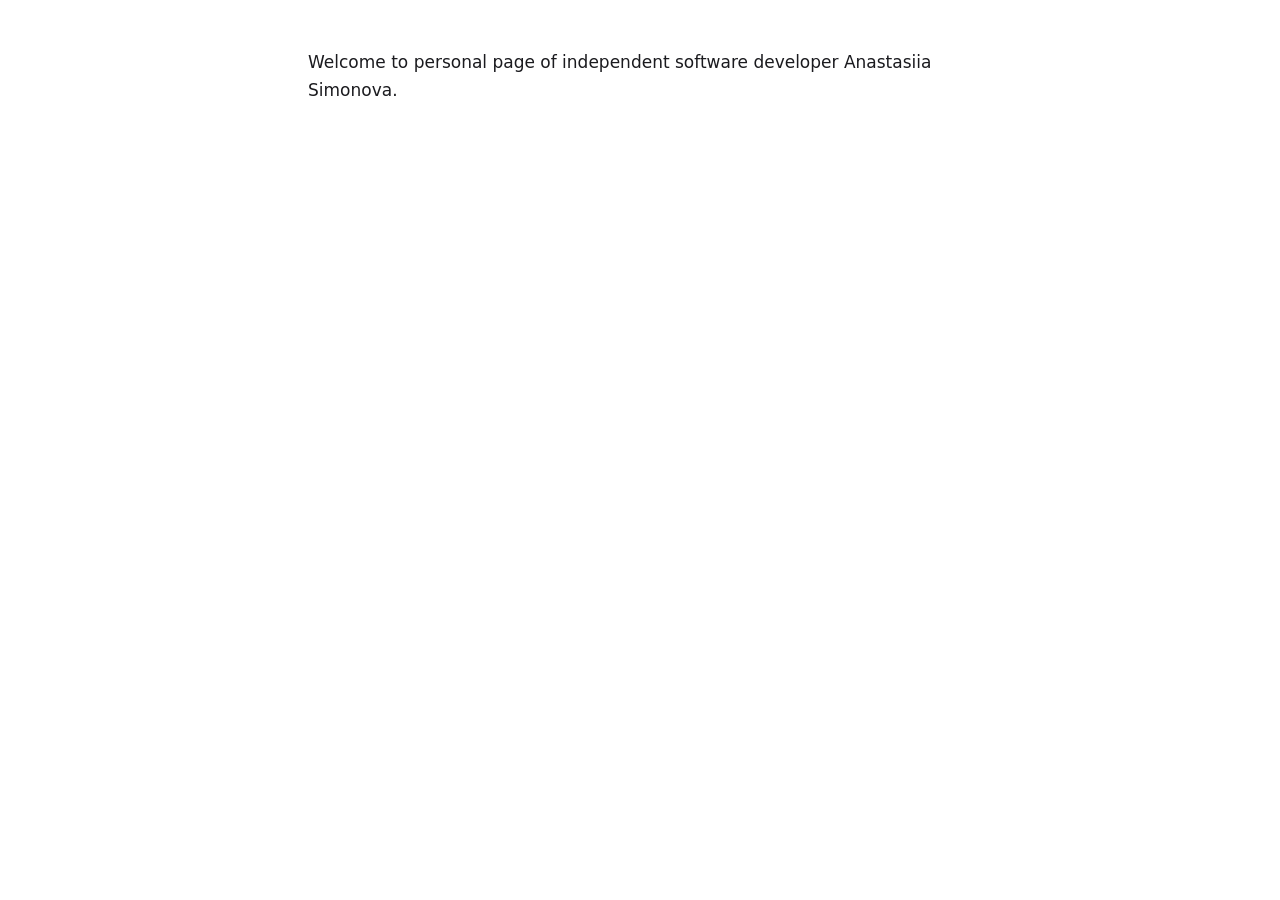
<file: index.html>
<!DOCTYPE html>
<html lang="en">
<head>
    <meta charset="UTF-8">
    <meta name="viewport" content="width=device-width, initial-scale=1">
    <title>anastasiasimonova.github.io</title>
    <meta name="description" content="Personal page of independent software developer Anastasiia Simonova">
    <style>
        :root {
            color-scheme: light dark;
            --bg: #ffffff;
            --fg: #1b1b1f;
            --muted: #5c5f6b;
            --accent: #6750a4;
            --rule: #e2e2e8;
        }
        @media (prefers-color-scheme: dark) {
            :root {
                --bg: #131316;
                --fg: #e5e5ea;
                --muted: #a1a3ae;
                --accent: #cfbcff;
                --rule: #2d2d33;
            }
        }
        * { box-sizing: border-box; }
        html { -webkit-text-size-adjust: 100%; }
        body {
            margin: 0;
            background: var(--bg);
            color: var(--fg);
            font-family: system-ui, -apple-system, "Segoe UI", Roboto, "Helvetica Neue", Arial, sans-serif;
            font-size: 1.0625rem;
            line-height: 1.65;
        }
        main {
            max-width: 44rem;
            margin: 0 auto;
            padding: 3rem 1.25rem 5rem;
        }
        h1 {
            font-size: clamp(1.7rem, 5vw, 2.15rem);
            line-height: 1.2;
            letter-spacing: -0.02em;
            margin: 0 0 0.5rem;
        }
        .updated {
            color: var(--muted);
            font-size: 0.95rem;
            margin: 0 0 2rem;
            padding-bottom: 2rem;
            border-bottom: 1px solid var(--rule);
        }
        h2 {
            font-size: 1.2rem;
            line-height: 1.3;
            letter-spacing: -0.01em;
            margin: 2.75rem 0 0.75rem;
            scroll-margin-top: 1.5rem;
        }
        p { margin: 0 0 1rem; }
        ul { margin: 0 0 1rem; padding-left: 1.3rem; }
        li { margin: 0.45rem 0; }
        strong { font-weight: 600; }
        a {
            color: var(--accent);
            text-underline-offset: 0.15em;
            overflow-wrap: anywhere;
        }
        address {
            font-style: normal;
            margin: 0 0 1rem;
        }
        @media print {
            :root { --bg: #fff; --fg: #000; --muted: #444; --accent: #000; --rule: #bbb; }
            main { max-width: none; padding: 0; }
            h2 { margin-top: 1.6rem; page-break-after: avoid; }
            a { text-decoration: none; }
        }
    </style>
</head>
<body>
<main>
    <p>Welcome to personal page of independent software developer Anastasiia Simonova.</p>
</main>
</body>
</html>
</file>
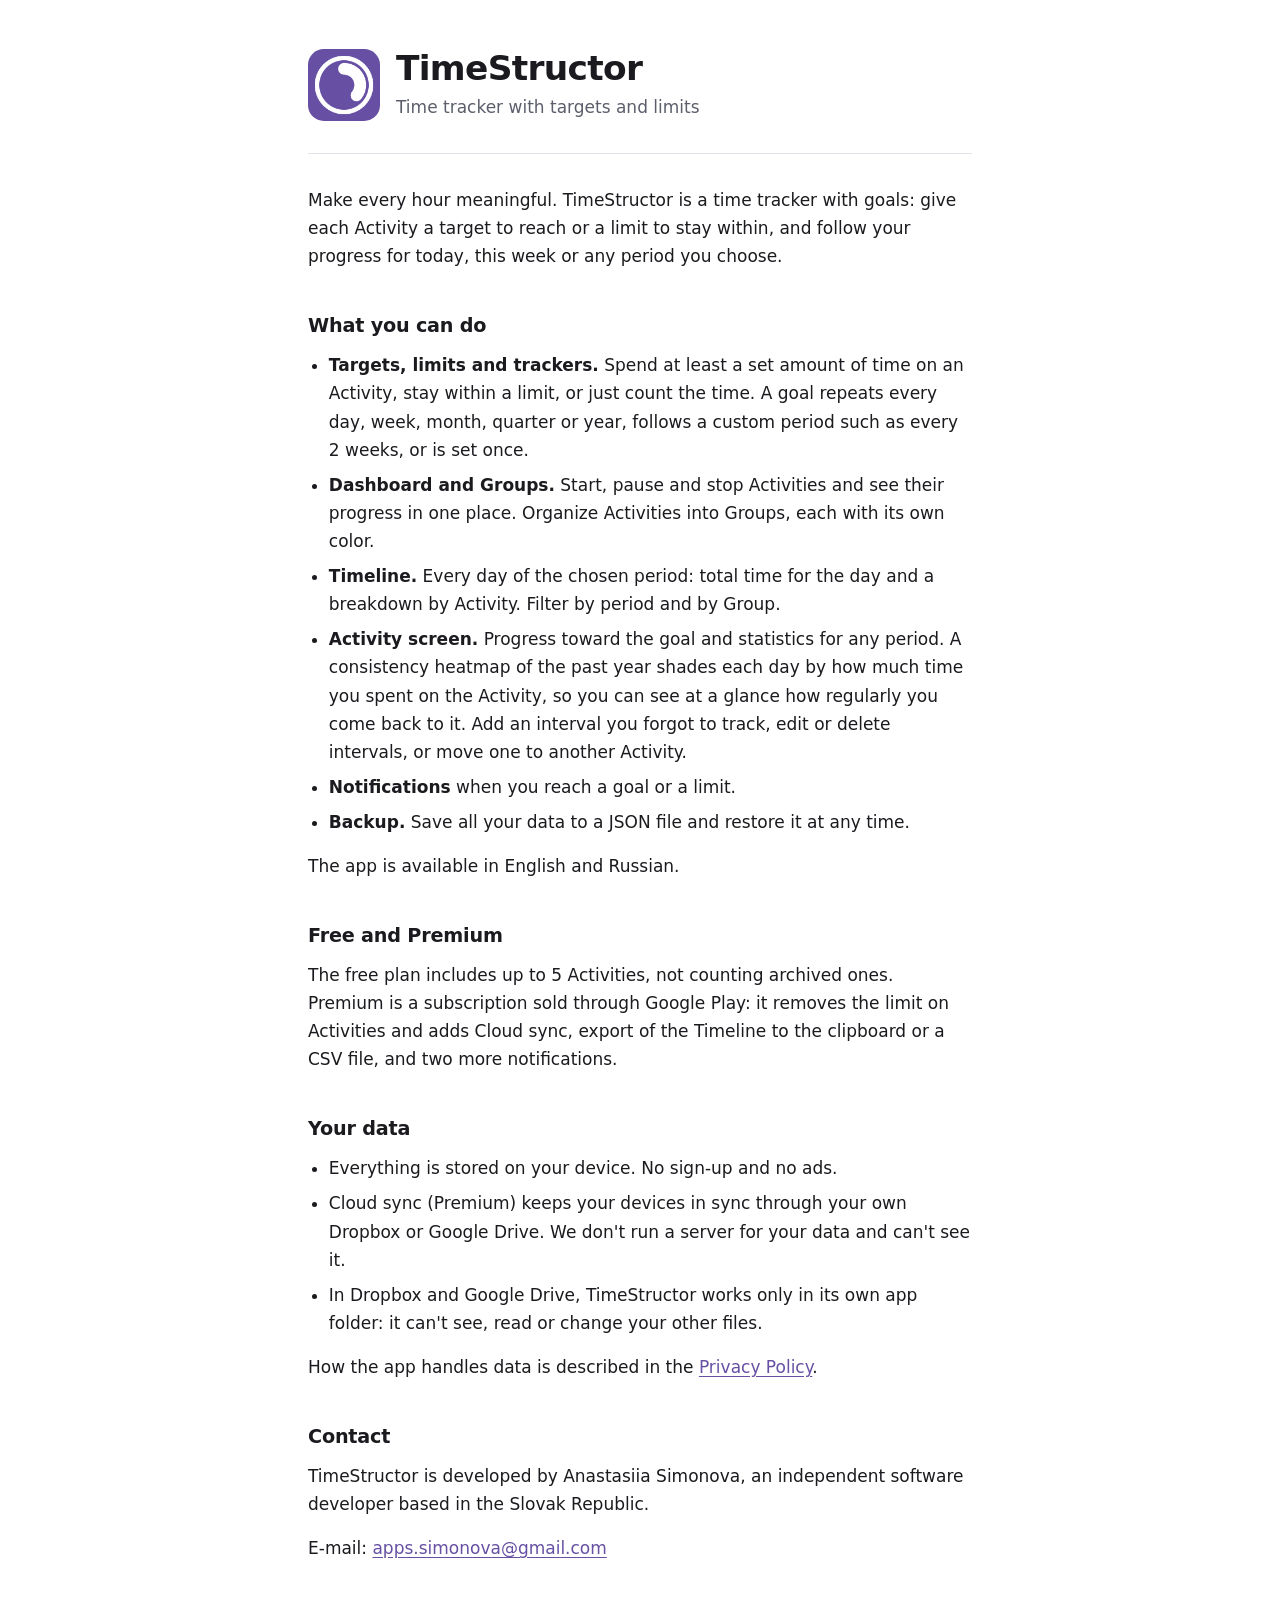
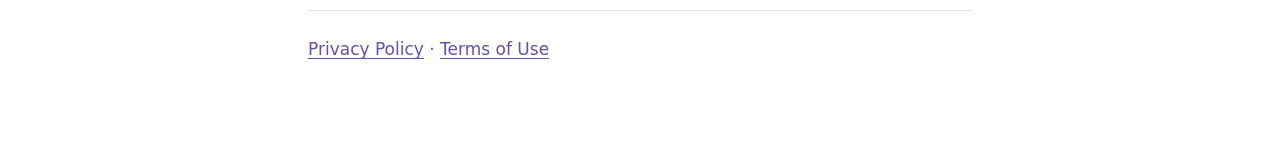
<file: TimeStructor/index.html>
<!doctype html>
<html lang="en">
<head>
    <meta charset="utf-8">
    <meta name="viewport" content="width=device-width, initial-scale=1">
    <title>TimeStructor — time tracker with targets and limits</title>
    <meta name="description" content="TimeStructor is a time tracker with goals: give each Activity a target to reach or a limit to stay within, and follow your progress for today, this week or any period you choose.">
    <link rel="icon" href="icon.png">
    <link rel="stylesheet" href="style.css">
</head>
<body>
<main>

    <header class="app">
        <img src="icon.png" alt="" width="72" height="72">
        <div>
            <h1>TimeStructor</h1>
            <p class="tagline">Time tracker with targets and limits</p>
        </div>
    </header>

    <p>Make every hour meaningful. TimeStructor is a time tracker with goals: give each Activity a target to reach or a limit to stay within, and follow your progress for today, this week or any period you choose.</p>

    <h2 id="features">What you can do</h2>
    <ul>
        <li><strong>Targets, limits and trackers.</strong> Spend at least a set amount of time on an Activity, stay within a limit, or just count the time. A goal repeats every day, week, month, quarter or year, follows a custom period such as every 2 weeks, or is set once.</li>
        <li><strong>Dashboard and Groups.</strong> Start, pause and stop Activities and see their progress in one place. Organize Activities into Groups, each with its own color.</li>
        <li><strong>Timeline.</strong> Every day of the chosen period: total time for the day and a breakdown by Activity. Filter by period and by Group.</li>
        <li><strong>Activity screen.</strong> Progress toward the goal and statistics for any period. A consistency heatmap of the past year shades each day by how much time you spent on the Activity, so you can see at a glance how regularly you come back to it. Add an interval you forgot to track, edit or delete intervals, or move one to another Activity.</li>
        <li><strong>Notifications</strong> when you reach a goal or a limit.</li>
        <li><strong>Backup.</strong> Save all your data to a JSON file and restore it at any time.</li>
    </ul>
    <p>The app is available in English and Russian.</p>

    <h2 id="premium">Free and Premium</h2>
    <p>The free plan includes up to 5 Activities, not counting archived ones. Premium is a subscription sold through Google Play: it removes the limit on Activities and adds Cloud sync, export of the Timeline to the clipboard or a CSV file, and two more notifications.</p>

    <h2 id="your-data">Your data</h2>
    <ul>
        <li>Everything is stored on your device. No sign-up and no ads.</li>
        <li>Cloud sync (Premium) keeps your devices in sync through your own Dropbox or Google Drive. We don't run a server for your data and can't see it.</li>
        <li>In Dropbox and Google Drive, TimeStructor works only in its own app folder: it can't see, read or change your other files.</li>
    </ul>
    <p>How the app handles data is described in the <a href="privacy-policy">Privacy Policy</a>.</p>

    <h2 id="contact">Contact</h2>
    <p>TimeStructor is developed by Anastasiia Simonova, an independent software developer based in the Slovak Republic.</p>
    <p>E-mail: <a href="mailto:apps.simonova@gmail.com">apps.simonova@gmail.com</a></p>

    <p class="links"><a href="privacy-policy">Privacy Policy</a> · <a href="terms-of-use">Terms of Use</a></p>

</main>
</body>
</html>
</file>
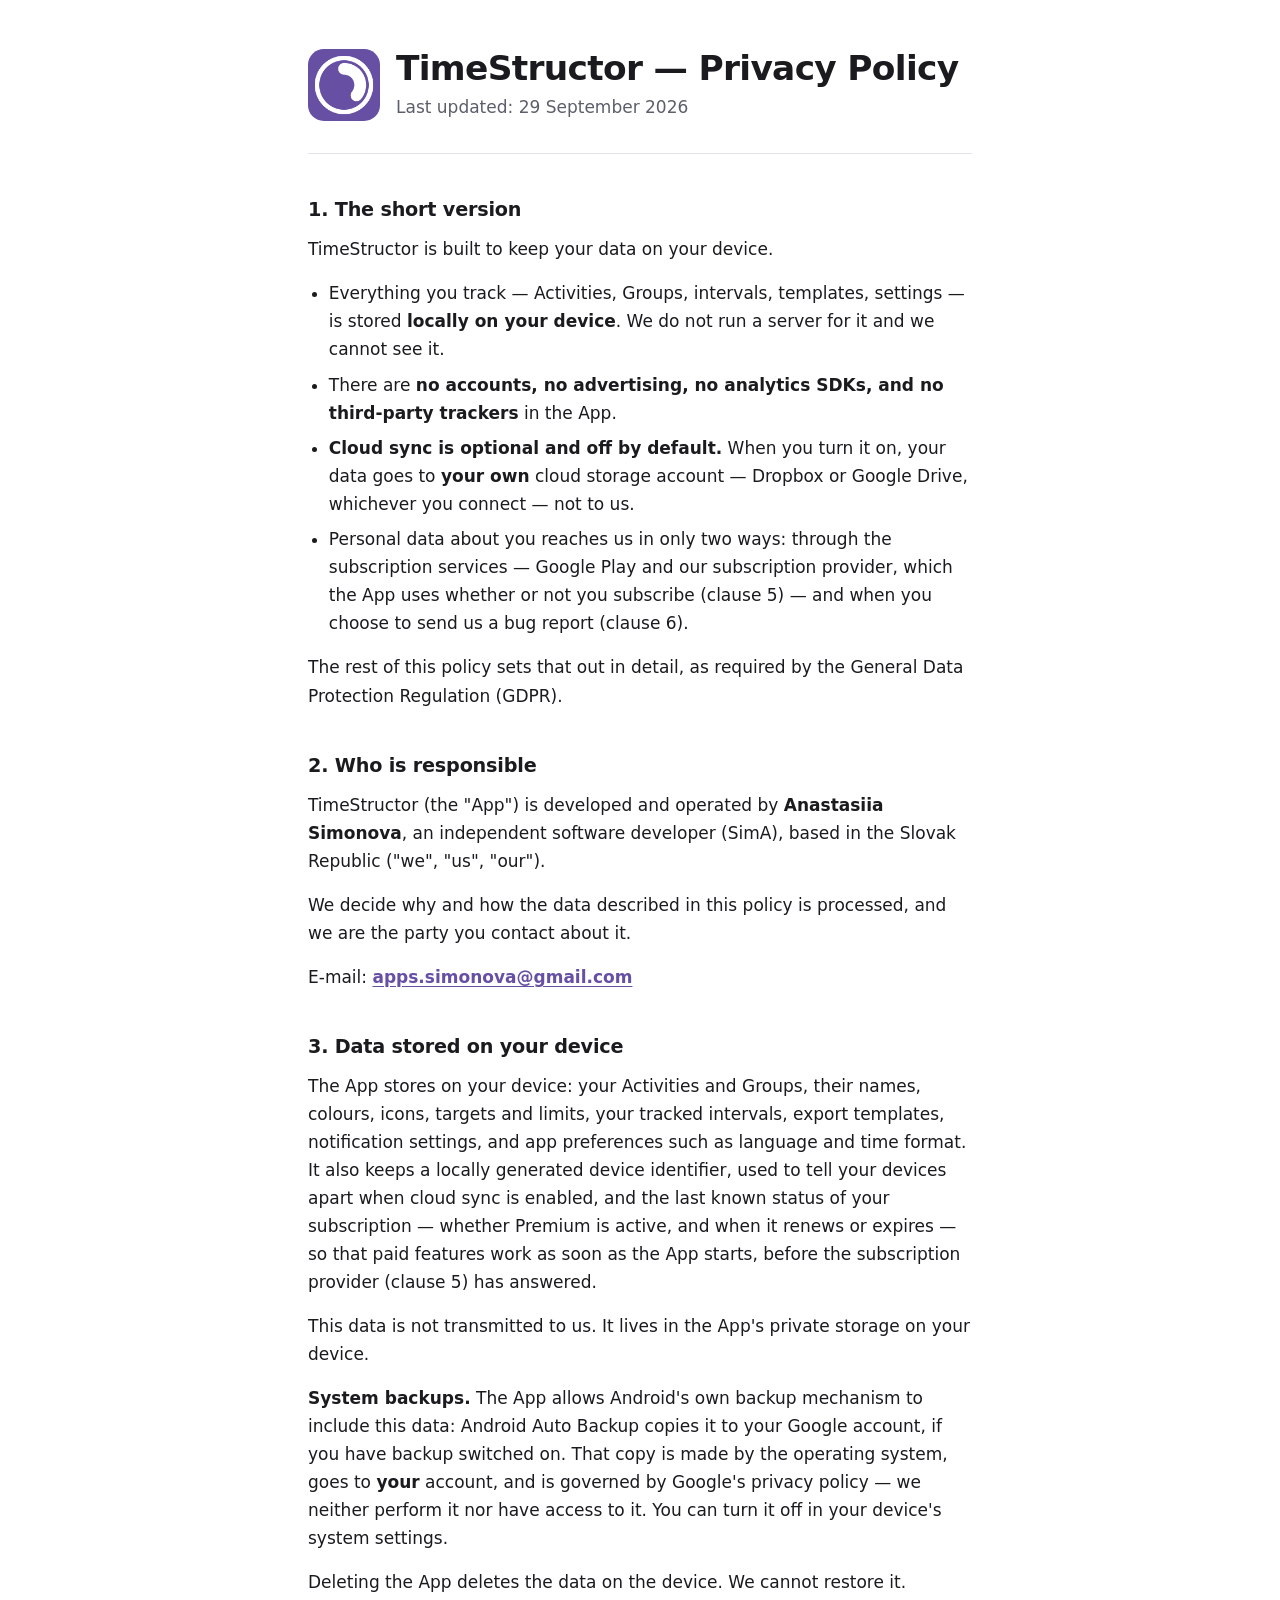
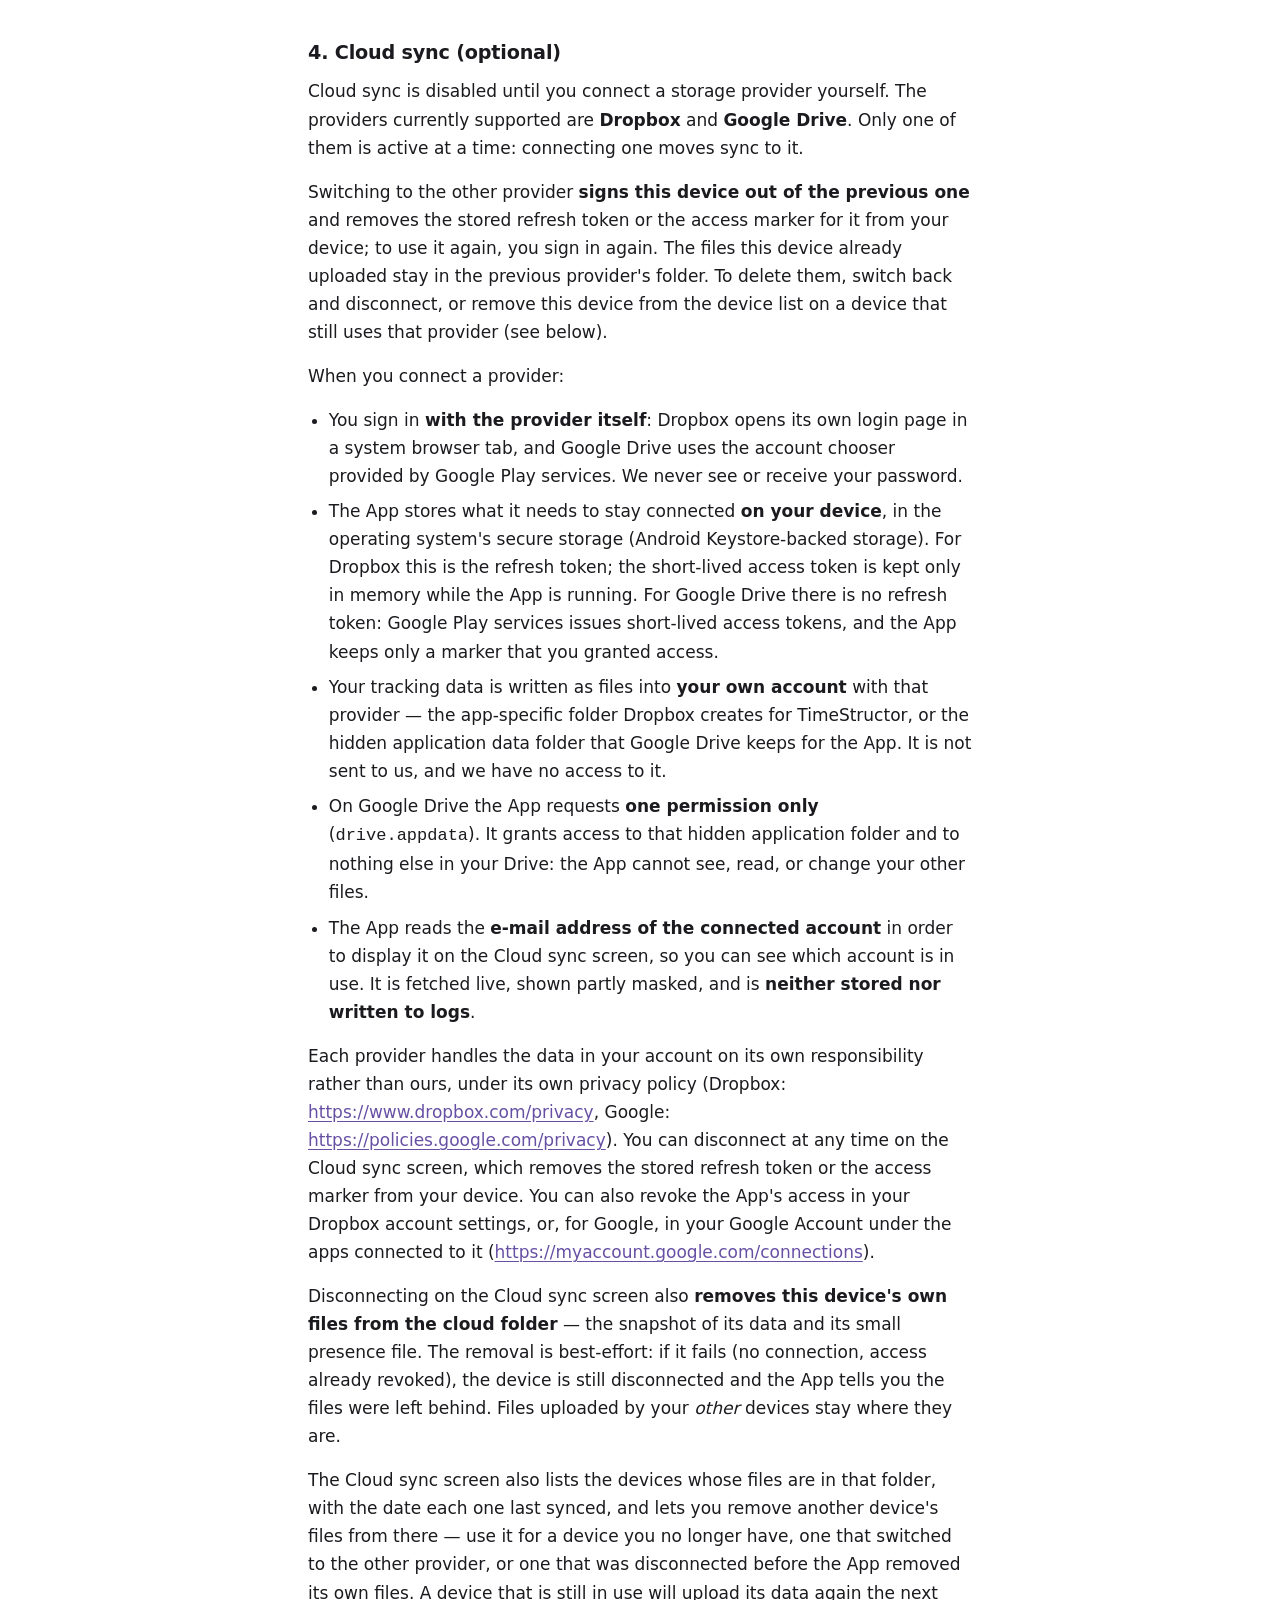
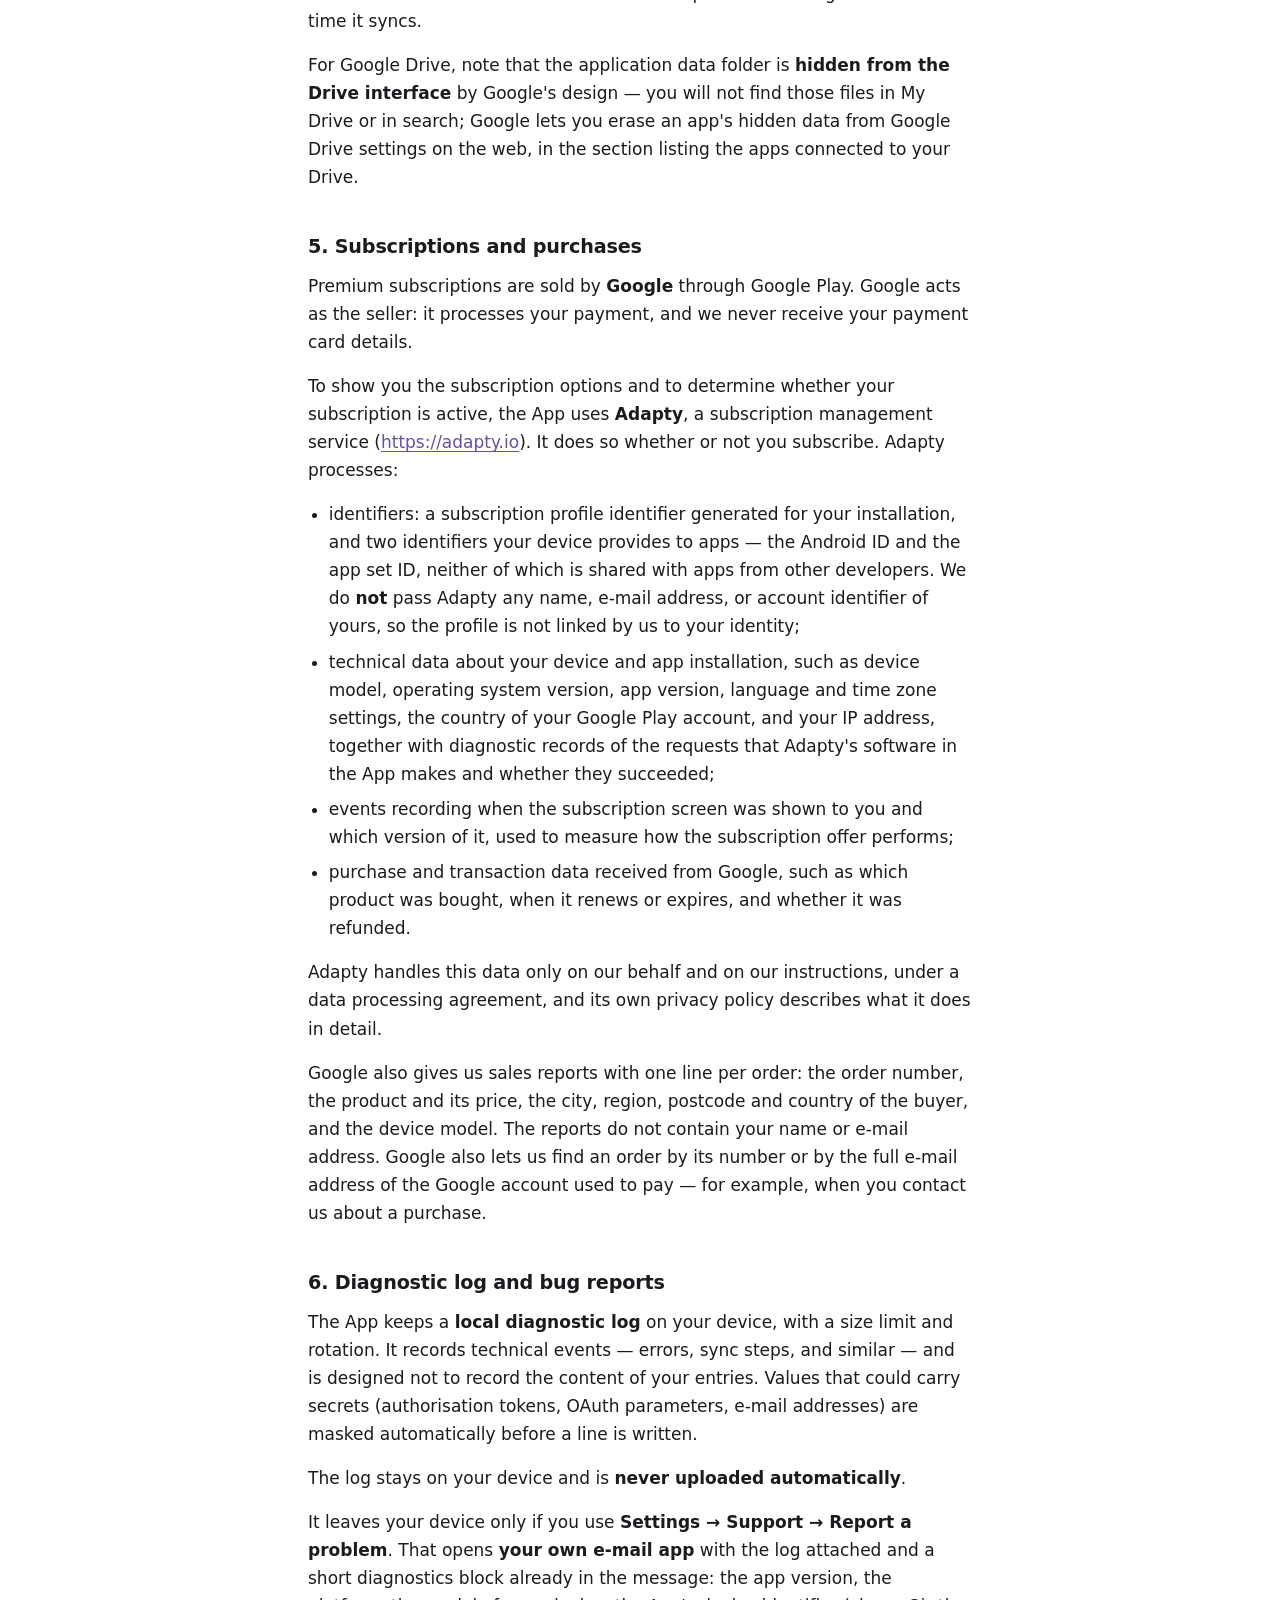
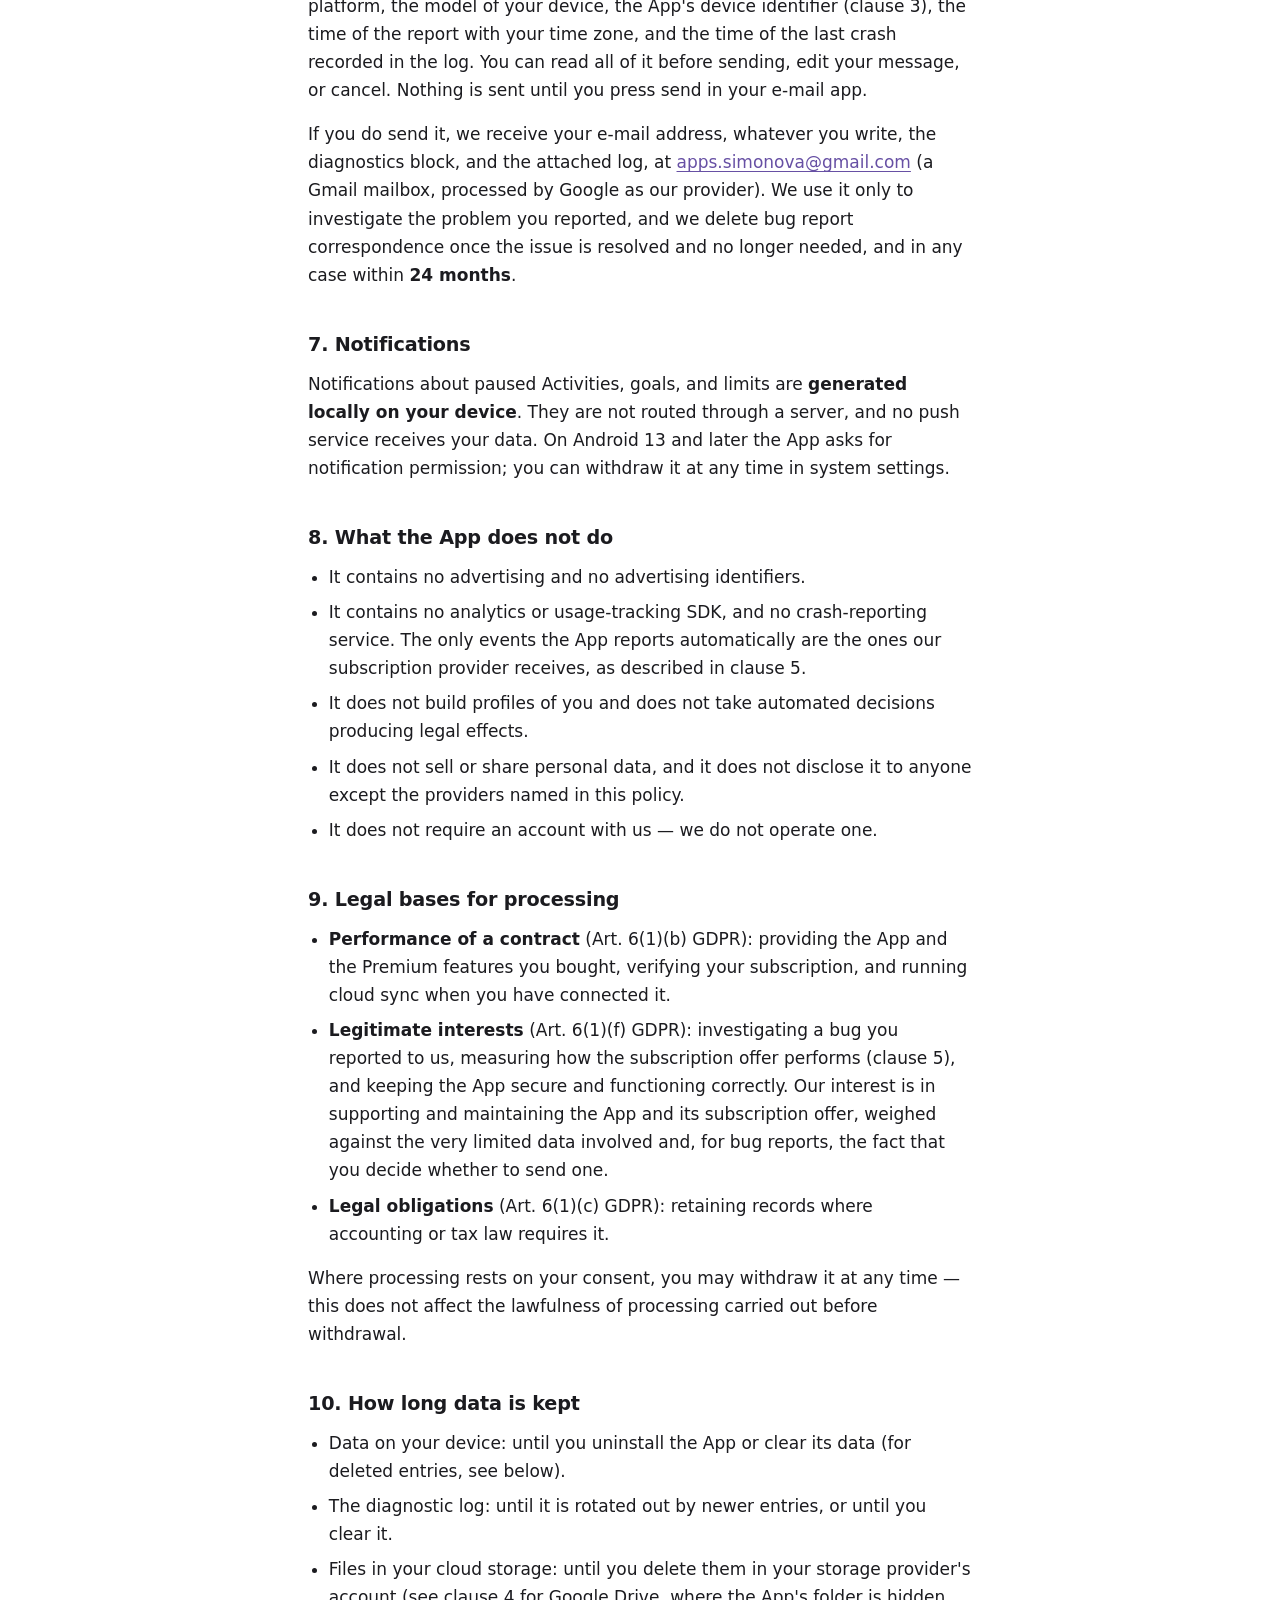
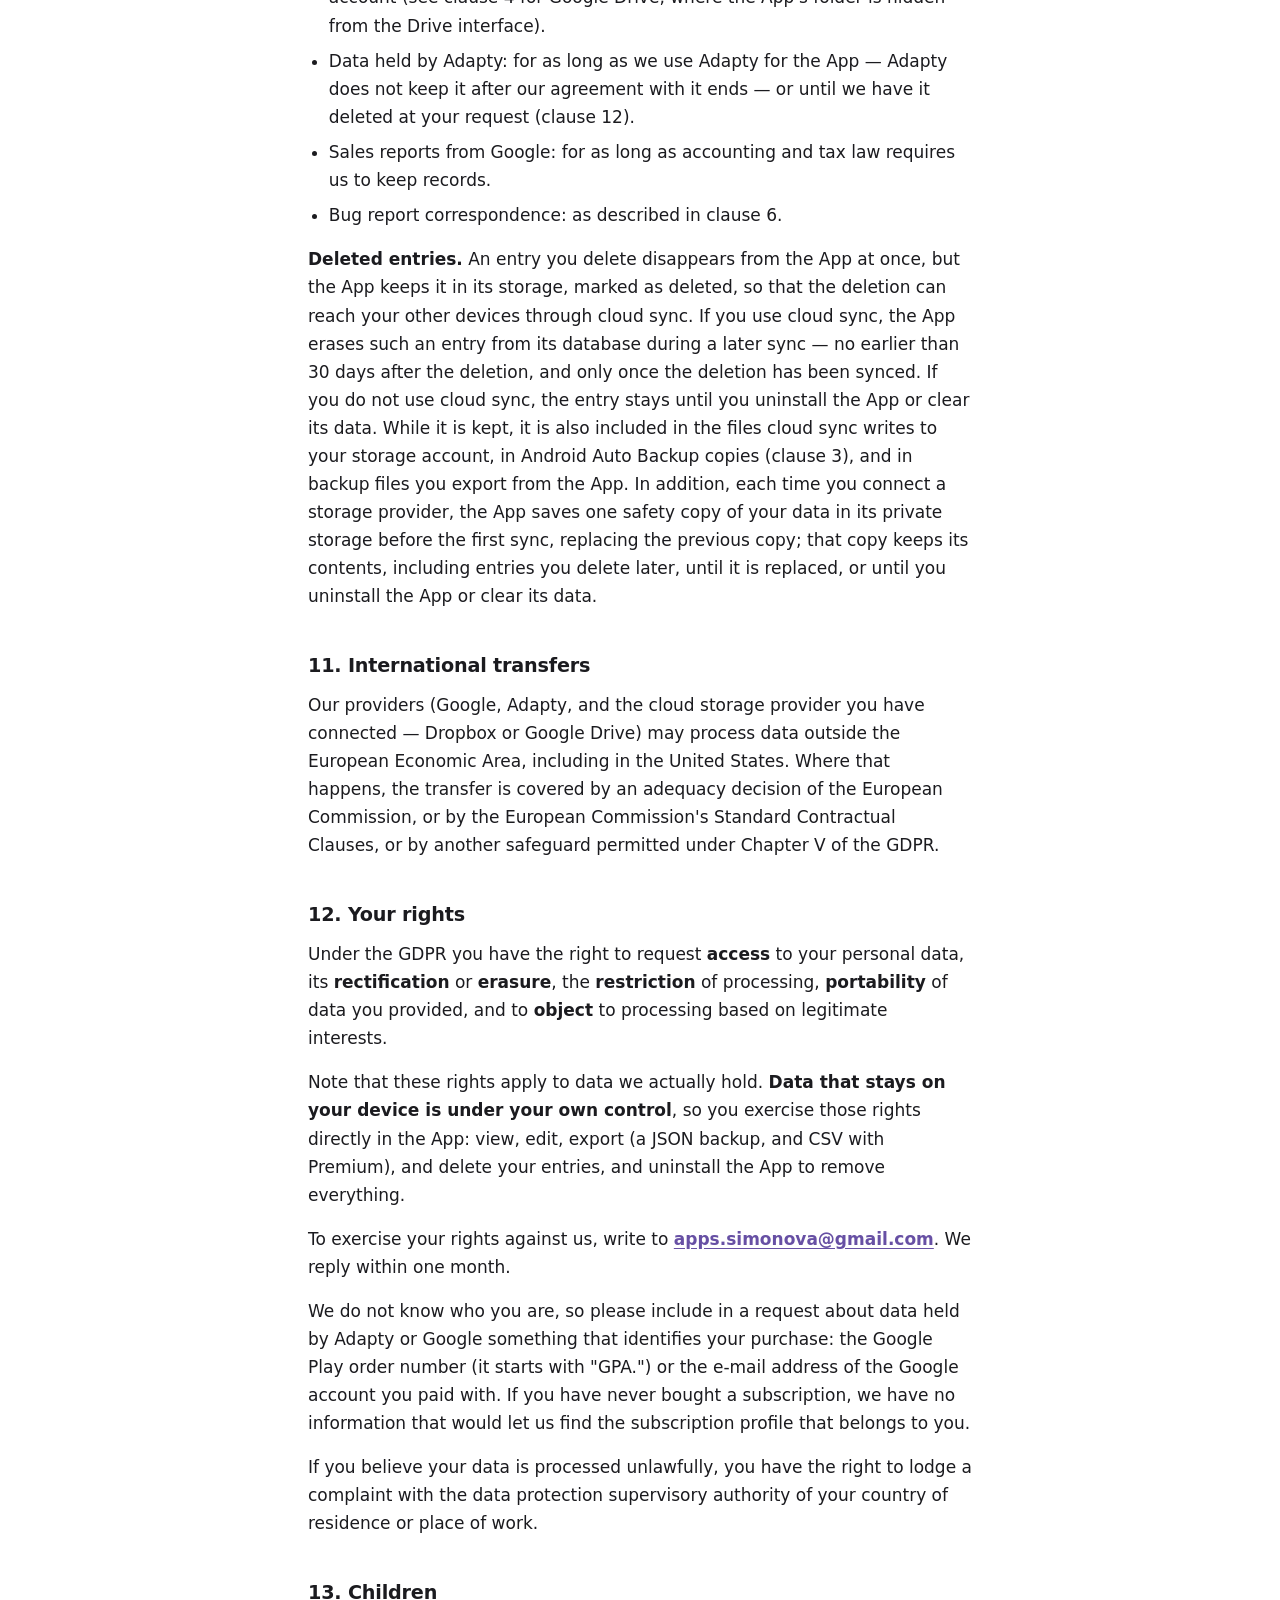
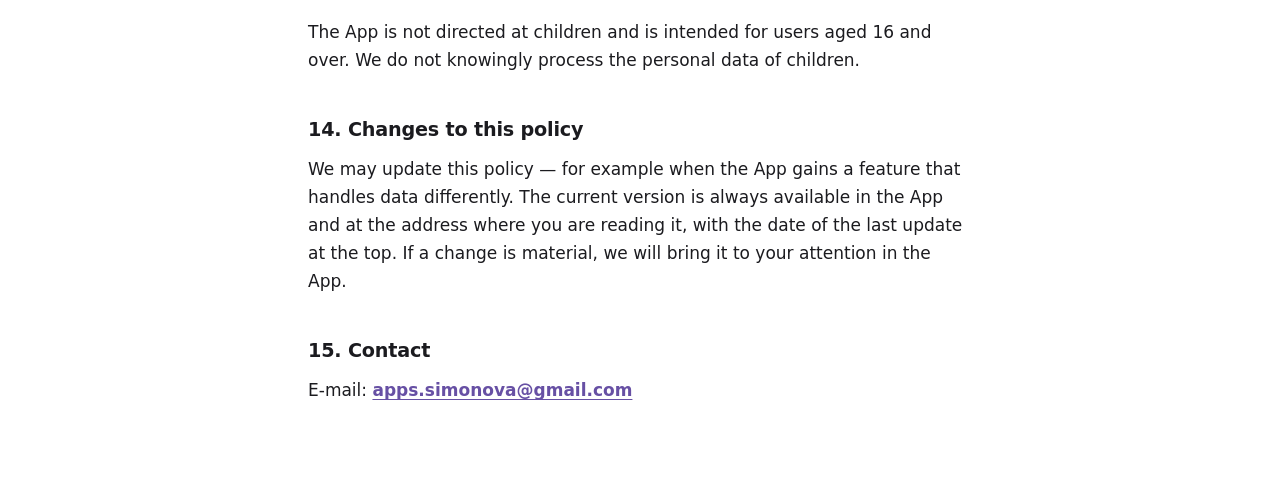
<file: TimeStructor/privacy-policy.html>
<!doctype html>
<html lang="en">
<head>
    <meta charset="utf-8">
    <meta name="viewport" content="width=device-width, initial-scale=1">
    <title>TimeStructor — Privacy Policy</title>
    <meta name="description" content="Privacy policy for the TimeStructor Android app: what data stays on your device, what leaves it, and your rights under the GDPR.">
    <link rel="icon" href="icon.png">
    <link rel="stylesheet" href="style.css">
</head>
<body>
<main>

    <header class="app">
        <img src="icon.png" alt="" width="72" height="72">
        <div>
            <h1>TimeStructor — Privacy Policy</h1>
            <p class="tagline">Last updated: 29 September 2026</p>
        </div>
    </header>

    <h2 id="short-version">1. The short version</h2>
    <p>TimeStructor is built to keep your data on your device.</p>
    <ul>
        <li>Everything you track — Activities, Groups, intervals, templates, settings — is stored <strong>locally on your device</strong>. We do not run a server for it and we cannot see it.</li>
        <li>There are <strong>no accounts, no advertising, no analytics SDKs, and no third-party trackers</strong> in the App.</li>
        <li><strong>Cloud sync is optional and off by default.</strong> When you turn it on, your data goes to <strong>your own</strong> cloud storage account — Dropbox or Google Drive, whichever you connect — not to us.</li>
        <li>Personal data about you reaches us in only two ways: through the subscription services — Google Play and our subscription provider, which the App uses whether or not you subscribe (clause 5) — and when you choose to send us a bug report (clause 6).</li>
    </ul>
    <p>The rest of this policy sets that out in detail, as required by the General Data Protection Regulation (GDPR).</p>

    <h2 id="who-is-responsible">2. Who is responsible</h2>
    <p>TimeStructor (the "App") is developed and operated by <strong>Anastasiia Simonova</strong>, an independent software developer (SimA), based in the Slovak Republic ("we", "us", "our").</p>
    <p>We decide why and how the data described in this policy is processed, and we are the party you contact about it.</p>
    <p>E-mail: <strong><a href="mailto:apps.simonova@gmail.com">apps.simonova@gmail.com</a></strong></p>

    <h2 id="on-device">3. Data stored on your device</h2>
    <p>The App stores on your device: your Activities and Groups, their names, colours, icons, targets and limits, your tracked intervals, export templates, notification settings, and app preferences such as language and time format. It also keeps a locally generated device identifier, used to tell your devices apart when cloud sync is enabled, and the last known status of your subscription — whether Premium is active, and when it renews or expires — so that paid features work as soon as the App starts, before the subscription provider (clause 5) has answered.</p>
    <p>This data is not transmitted to us. It lives in the App's private storage on your device.</p>
    <p><strong>System backups.</strong> The App allows Android's own backup mechanism to include this data: Android Auto Backup copies it to your Google account, if you have backup switched on. That copy is made by the operating system, goes to <strong>your</strong> account, and is governed by Google's privacy policy — we neither perform it nor have access to it. You can turn it off in your device's system settings.</p>
    <p>Deleting the App deletes the data on the device. We cannot restore it.</p>

    <h2 id="cloud-sync">4. Cloud sync (optional)</h2>
    <p>Cloud sync is disabled until you connect a storage provider yourself. The providers currently supported are <strong>Dropbox</strong> and <strong>Google Drive</strong>. Only one of them is active at a time: connecting one moves sync to it.</p>
    <p>Switching to the other provider <strong>signs this device out of the previous one</strong> and removes the stored refresh token or the access marker for it from your device; to use it again, you sign in again. The files this device already uploaded stay in the previous provider's folder. To delete them, switch back and disconnect, or remove this device from the device list on a device that still uses that provider (see below).</p>
    <p>When you connect a provider:</p>
    <ul>
        <li>You sign in <strong>with the provider itself</strong>: Dropbox opens its own login page in a system browser tab, and Google Drive uses the account chooser provided by Google Play services. We never see or receive your password.</li>
        <li>The App stores what it needs to stay connected <strong>on your device</strong>, in the operating system's secure storage (Android Keystore-backed storage). For Dropbox this is the refresh token; the short-lived access token is kept only in memory while the App is running. For Google Drive there is no refresh token: Google Play services issues short-lived access tokens, and the App keeps only a marker that you granted access.</li>
        <li>Your tracking data is written as files into <strong>your own account</strong> with that provider — the app-specific folder Dropbox creates for TimeStructor, or the hidden application data folder that Google Drive keeps for the App. It is not sent to us, and we have no access to it.</li>
        <li>On Google Drive the App requests <strong>one permission only</strong> (<code>drive.appdata</code>). It grants access to that hidden application folder and to nothing else in your Drive: the App cannot see, read, or change your other files.</li>
        <li>The App reads the <strong>e-mail address of the connected account</strong> in order to display it on the Cloud sync screen, so you can see which account is in use. It is fetched live, shown partly masked, and is <strong>neither stored nor written to logs</strong>.</li>
    </ul>
    <p>Each provider handles the data in your account on its own responsibility rather than ours, under its own privacy policy (Dropbox: <a href="https://www.dropbox.com/privacy">https://www.dropbox.com/privacy</a>, Google: <a href="https://policies.google.com/privacy">https://policies.google.com/privacy</a>). You can disconnect at any time on the Cloud sync screen, which removes the stored refresh token or the access marker from your device. You can also revoke the App's access in your Dropbox account settings, or, for Google, in your Google Account under the apps connected to it (<a href="https://myaccount.google.com/connections">https://myaccount.google.com/connections</a>).</p>
    <p>Disconnecting on the Cloud sync screen also <strong>removes this device's own files from the cloud folder</strong> — the snapshot of its data and its small presence file. The removal is best-effort: if it fails (no connection, access already revoked), the device is still disconnected and the App tells you the files were left behind. Files uploaded by your <em>other</em> devices stay where they are.</p>

    <p>The Cloud sync screen also lists the devices whose files are in that folder, with the date each one last synced, and lets you remove another device's files from there — use it for a device you no longer have, one that switched to the other provider, or one that was disconnected before the App removed its own files. A device that is still in use will upload its data again the next time it syncs.</p>

    <p>For Google Drive, note that the application data folder is <strong>hidden from the Drive interface</strong> by Google's design — you will not find those files in My Drive or in search; Google lets you erase an app's hidden data from Google Drive settings on the web, in the section listing the apps connected to your Drive.</p>

    <h2 id="subscriptions">5. Subscriptions and purchases</h2>
    <p>Premium subscriptions are sold by <strong>Google</strong> through Google Play. Google acts as the seller: it processes your payment, and we never receive your payment card details.</p>
    <p>To show you the subscription options and to determine whether your subscription is active, the App uses <strong>Adapty</strong>, a subscription management service (<a href="https://adapty.io">https://adapty.io</a>). It does so whether or not you subscribe. Adapty processes:</p>
    <ul>
        <li>identifiers: a subscription profile identifier generated for your installation, and two identifiers your device provides to apps — the Android ID and the app set ID, neither of which is shared with apps from other developers. We do <strong>not</strong> pass Adapty any name, e-mail address, or account identifier of yours, so the profile is not linked by us to your identity;</li>
        <li>technical data about your device and app installation, such as device model, operating system version, app version, language and time zone settings, the country of your Google Play account, and your IP address, together with diagnostic records of the requests that Adapty's software in the App makes and whether they succeeded;</li>
        <li>events recording when the subscription screen was shown to you and which version of it, used to measure how the subscription offer performs;</li>
        <li>purchase and transaction data received from Google, such as which product was bought, when it renews or expires, and whether it was refunded.</li>
    </ul>
    <p>Adapty handles this data only on our behalf and on our instructions, under a data processing agreement, and its own privacy policy describes what it does in detail.</p>
    <p>Google also gives us sales reports with one line per order: the order number, the product and its price, the city, region, postcode and country of the buyer, and the device model. The reports do not contain your name or e-mail address. Google also lets us find an order by its number or by the full e-mail address of the Google account used to pay — for example, when you contact us about a purchase.</p>

    <h2 id="diagnostics">6. Diagnostic log and bug reports</h2>
    <p>The App keeps a <strong>local diagnostic log</strong> on your device, with a size limit and rotation. It records technical events — errors, sync steps, and similar — and is designed not to record the content of your entries. Values that could carry secrets (authorisation tokens, OAuth parameters, e-mail addresses) are masked automatically before a line is written.</p>
    <p>The log stays on your device and is <strong>never uploaded automatically</strong>.</p>
    <p>It leaves your device only if you use <strong>Settings → Support → Report a problem</strong>. That opens <strong>your own e-mail app</strong> with the log attached and a short diagnostics block already in the message: the app version, the platform, the model of your device, the App's device identifier (clause 3), the time of the report with your time zone, and the time of the last crash recorded in the log. You can read all of it before sending, edit your message, or cancel. Nothing is sent until you press send in your e-mail app.</p>
    <p>If you do send it, we receive your e-mail address, whatever you write, the diagnostics block, and the attached log, at <a href="mailto:apps.simonova@gmail.com">apps.simonova@gmail.com</a> (a Gmail mailbox, processed by Google as our provider). We use it only to investigate the problem you reported, and we delete bug report correspondence once the issue is resolved and no longer needed, and in any case within <strong>24 months</strong>.</p>

    <h2 id="notifications">7. Notifications</h2>
    <p>Notifications about paused Activities, goals, and limits are <strong>generated locally on your device</strong>. They are not routed through a server, and no push service receives your data. On Android 13 and later the App asks for notification permission; you can withdraw it at any time in system settings.</p>

    <h2 id="what-we-do-not-do">8. What the App does not do</h2>
    <ul>
        <li>It contains no advertising and no advertising identifiers.</li>
        <li>It contains no analytics or usage-tracking SDK, and no crash-reporting service. The only events the App reports automatically are the ones our subscription provider receives, as described in clause 5.</li>
        <li>It does not build profiles of you and does not take automated decisions producing legal effects.</li>
        <li>It does not sell or share personal data, and it does not disclose it to anyone except the providers named in this policy.</li>
        <li>It does not require an account with us — we do not operate one.</li>
    </ul>

    <h2 id="legal-bases">9. Legal bases for processing</h2>
    <ul>
        <li><strong>Performance of a contract</strong> (Art. 6(1)(b) GDPR): providing the App and the Premium features you bought, verifying your subscription, and running cloud sync when you have connected it.</li>
        <li><strong>Legitimate interests</strong> (Art. 6(1)(f) GDPR): investigating a bug you reported to us, measuring how the subscription offer performs (clause 5), and keeping the App secure and functioning correctly. Our interest is in supporting and maintaining the App and its subscription offer, weighed against the very limited data involved and, for bug reports, the fact that you decide whether to send one.</li>
        <li><strong>Legal obligations</strong> (Art. 6(1)(c) GDPR): retaining records where accounting or tax law requires it.</li>
    </ul>
    <p>Where processing rests on your consent, you may withdraw it at any time — this does not affect the lawfulness of processing carried out before withdrawal.</p>

    <h2 id="retention">10. How long data is kept</h2>
    <ul>
        <li>Data on your device: until you uninstall the App or clear its data (for deleted entries, see below).</li>
        <li>The diagnostic log: until it is rotated out by newer entries, or until you clear it.</li>
        <li>Files in your cloud storage: until you delete them in your storage provider's account (see clause 4 for Google Drive, where the App's folder is hidden from the Drive interface).</li>
        <li>Data held by Adapty: for as long as we use Adapty for the App — Adapty does not keep it after our agreement with it ends — or until we have it deleted at your request (clause 12).</li>
        <li>Sales reports from Google: for as long as accounting and tax law requires us to keep records.</li>
        <li>Bug report correspondence: as described in clause 6.</li>
    </ul>
    <p><strong>Deleted entries.</strong> An entry you delete disappears from the App at once, but the App keeps it in its storage, marked as deleted, so that the deletion can reach your other devices through cloud sync. If you use cloud sync, the App erases such an entry from its database during a later sync — no earlier than 30 days after the deletion, and only once the deletion has been synced. If you do not use cloud sync, the entry stays until you uninstall the App or clear its data. While it is kept, it is also included in the files cloud sync writes to your storage account, in Android Auto Backup copies (clause 3), and in backup files you export from the App. In addition, each time you connect a storage provider, the App saves one safety copy of your data in its private storage before the first sync, replacing the previous copy; that copy keeps its contents, including entries you delete later, until it is replaced, or until you uninstall the App or clear its data.</p>

    <h2 id="transfers">11. International transfers</h2>
    <p>Our providers (Google, Adapty, and the cloud storage provider you have connected — Dropbox or Google Drive) may process data outside the European Economic Area, including in the United States. Where that happens, the transfer is covered by an adequacy decision of the European Commission, or by the European Commission's Standard Contractual Clauses, or by another safeguard permitted under Chapter V of the GDPR.</p>

    <h2 id="your-rights">12. Your rights</h2>
    <p>Under the GDPR you have the right to request <strong>access</strong> to your personal data, its <strong>rectification</strong> or <strong>erasure</strong>, the <strong>restriction</strong> of processing, <strong>portability</strong> of data you provided, and to <strong>object</strong> to processing based on legitimate interests.</p>
    <p>Note that these rights apply to data we actually hold. <strong>Data that stays on your device is under your own control</strong>, so you exercise those rights directly in the App: view, edit, export (a JSON backup, and CSV with Premium), and delete your entries, and uninstall the App to remove everything.</p>
    <p>To exercise your rights against us, write to <strong><a href="mailto:apps.simonova@gmail.com">apps.simonova@gmail.com</a></strong>. We reply within one month.</p>
    <p>We do not know who you are, so please include in a request about data held by Adapty or Google something that identifies your purchase: the Google Play order number (it starts with "GPA.") or the e-mail address of the Google account you paid with. If you have never bought a subscription, we have no information that would let us find the subscription profile that belongs to you.</p>
    <p>If you believe your data is processed unlawfully, you have the right to lodge a complaint with the data protection supervisory authority of your country of residence or place of work.</p>

    <h2 id="children">13. Children</h2>
    <p>The App is not directed at children and is intended for users aged 16 and over. We do not knowingly process the personal data of children.</p>

    <h2 id="changes">14. Changes to this policy</h2>
    <p>We may update this policy — for example when the App gains a feature that handles data differently. The current version is always available in the App and at the address where you are reading it, with the date of the last update at the top. If a change is material, we will bring it to your attention in the App.</p>

    <h2 id="contact">15. Contact</h2>
    <p>E-mail: <strong><a href="mailto:apps.simonova@gmail.com">apps.simonova@gmail.com</a></strong></p>

</main>
</body>
</html>
</file>
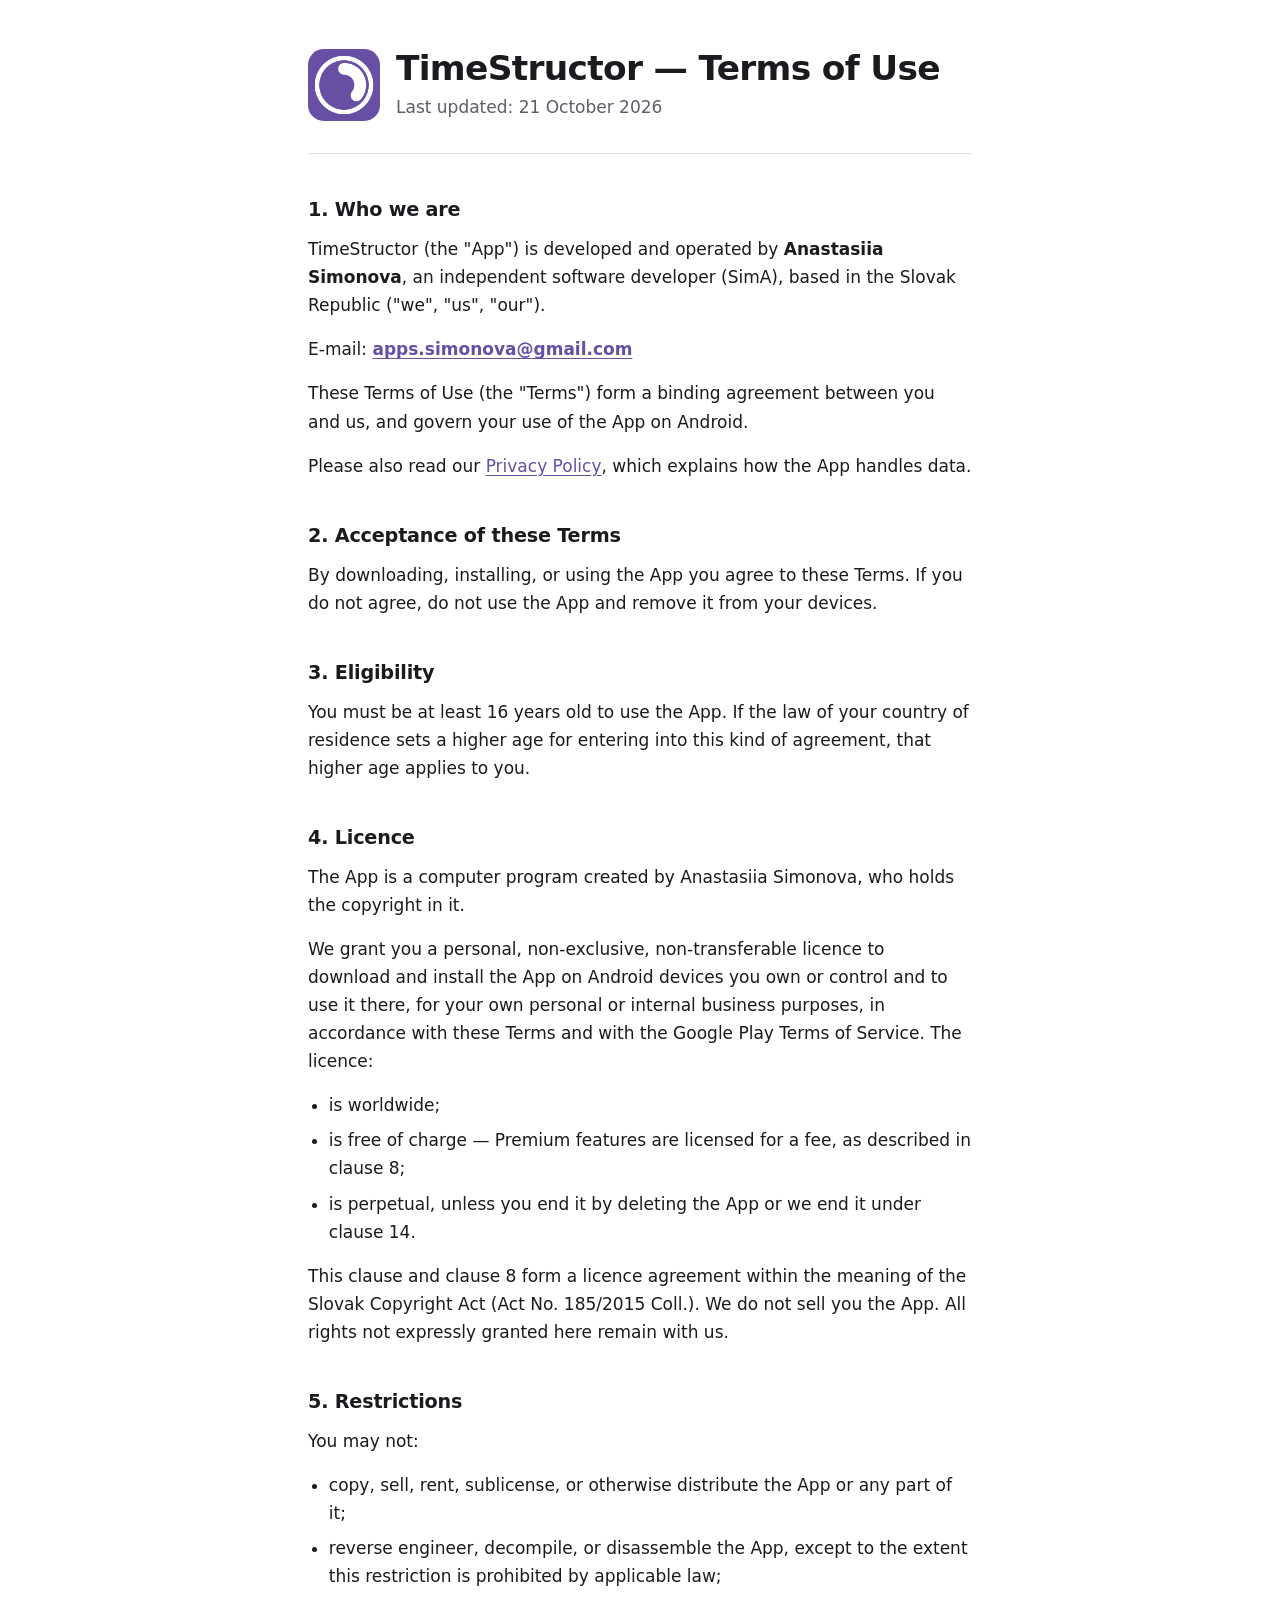
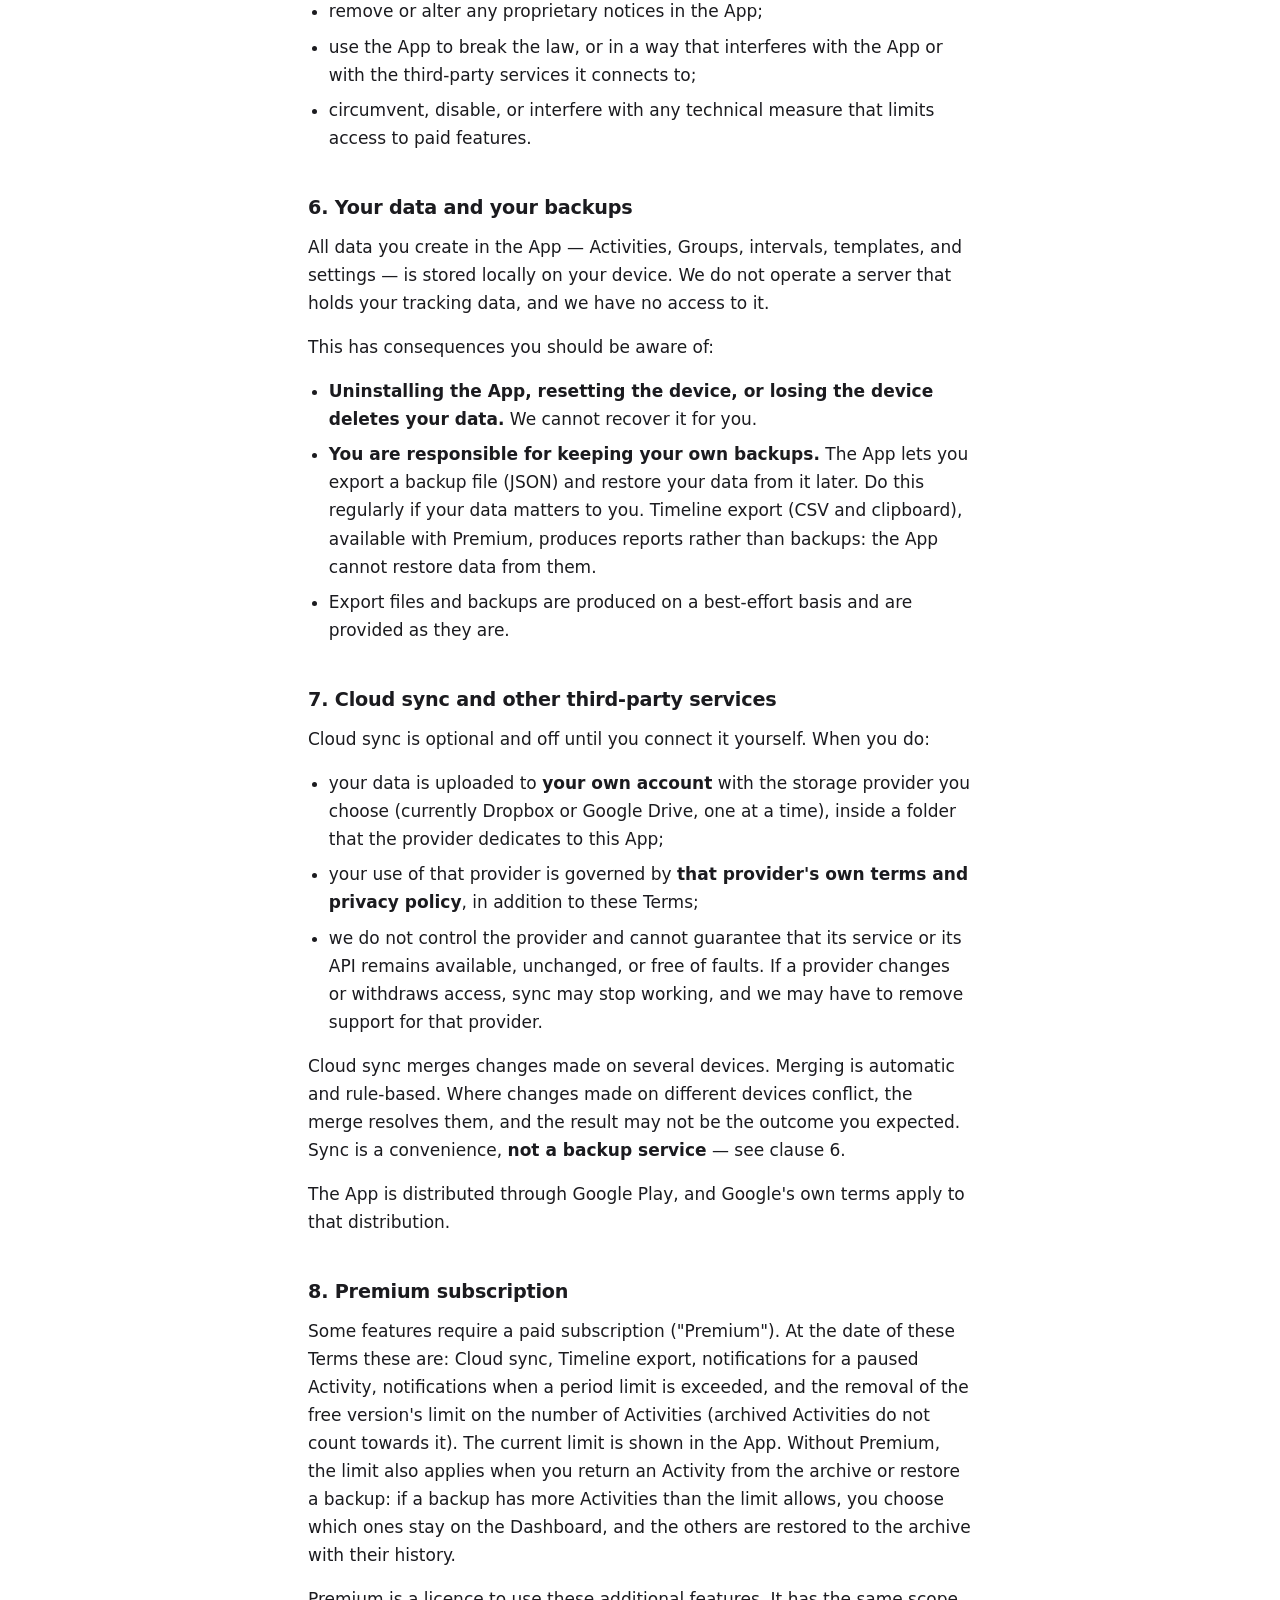
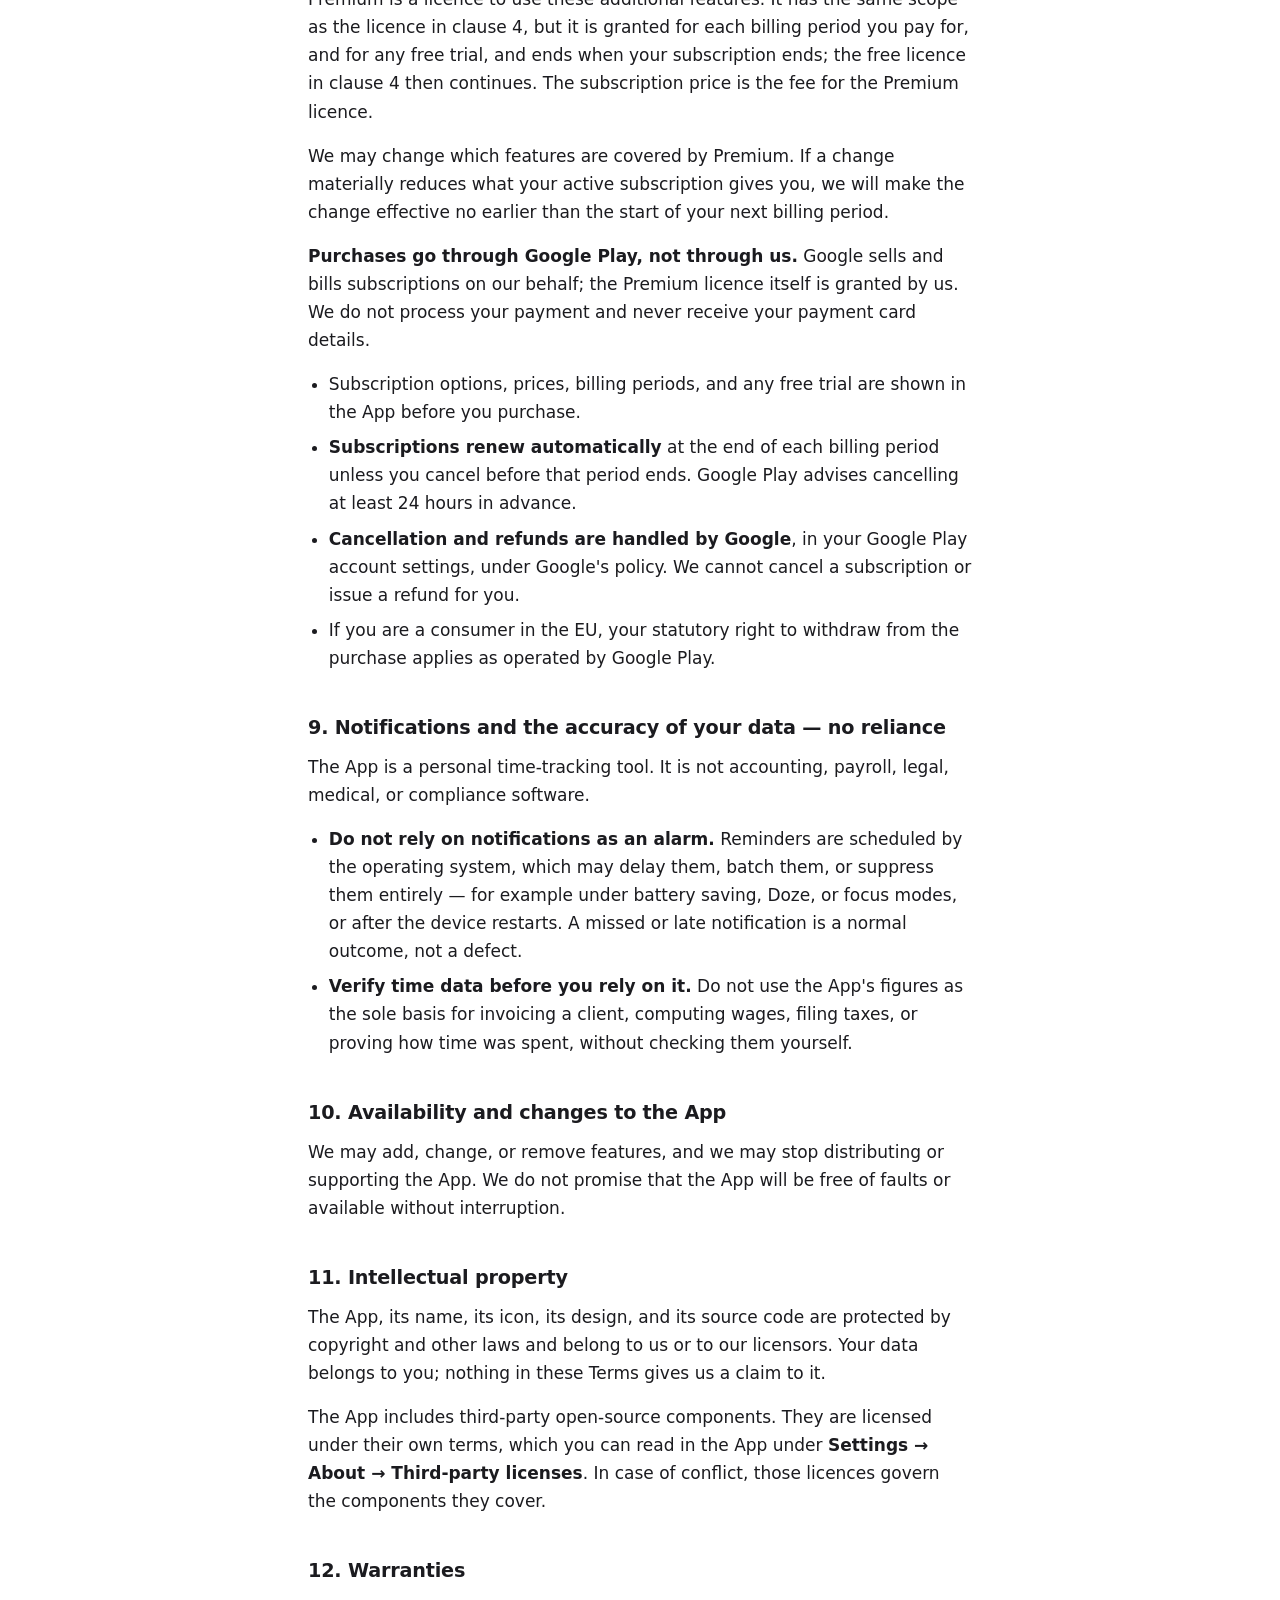
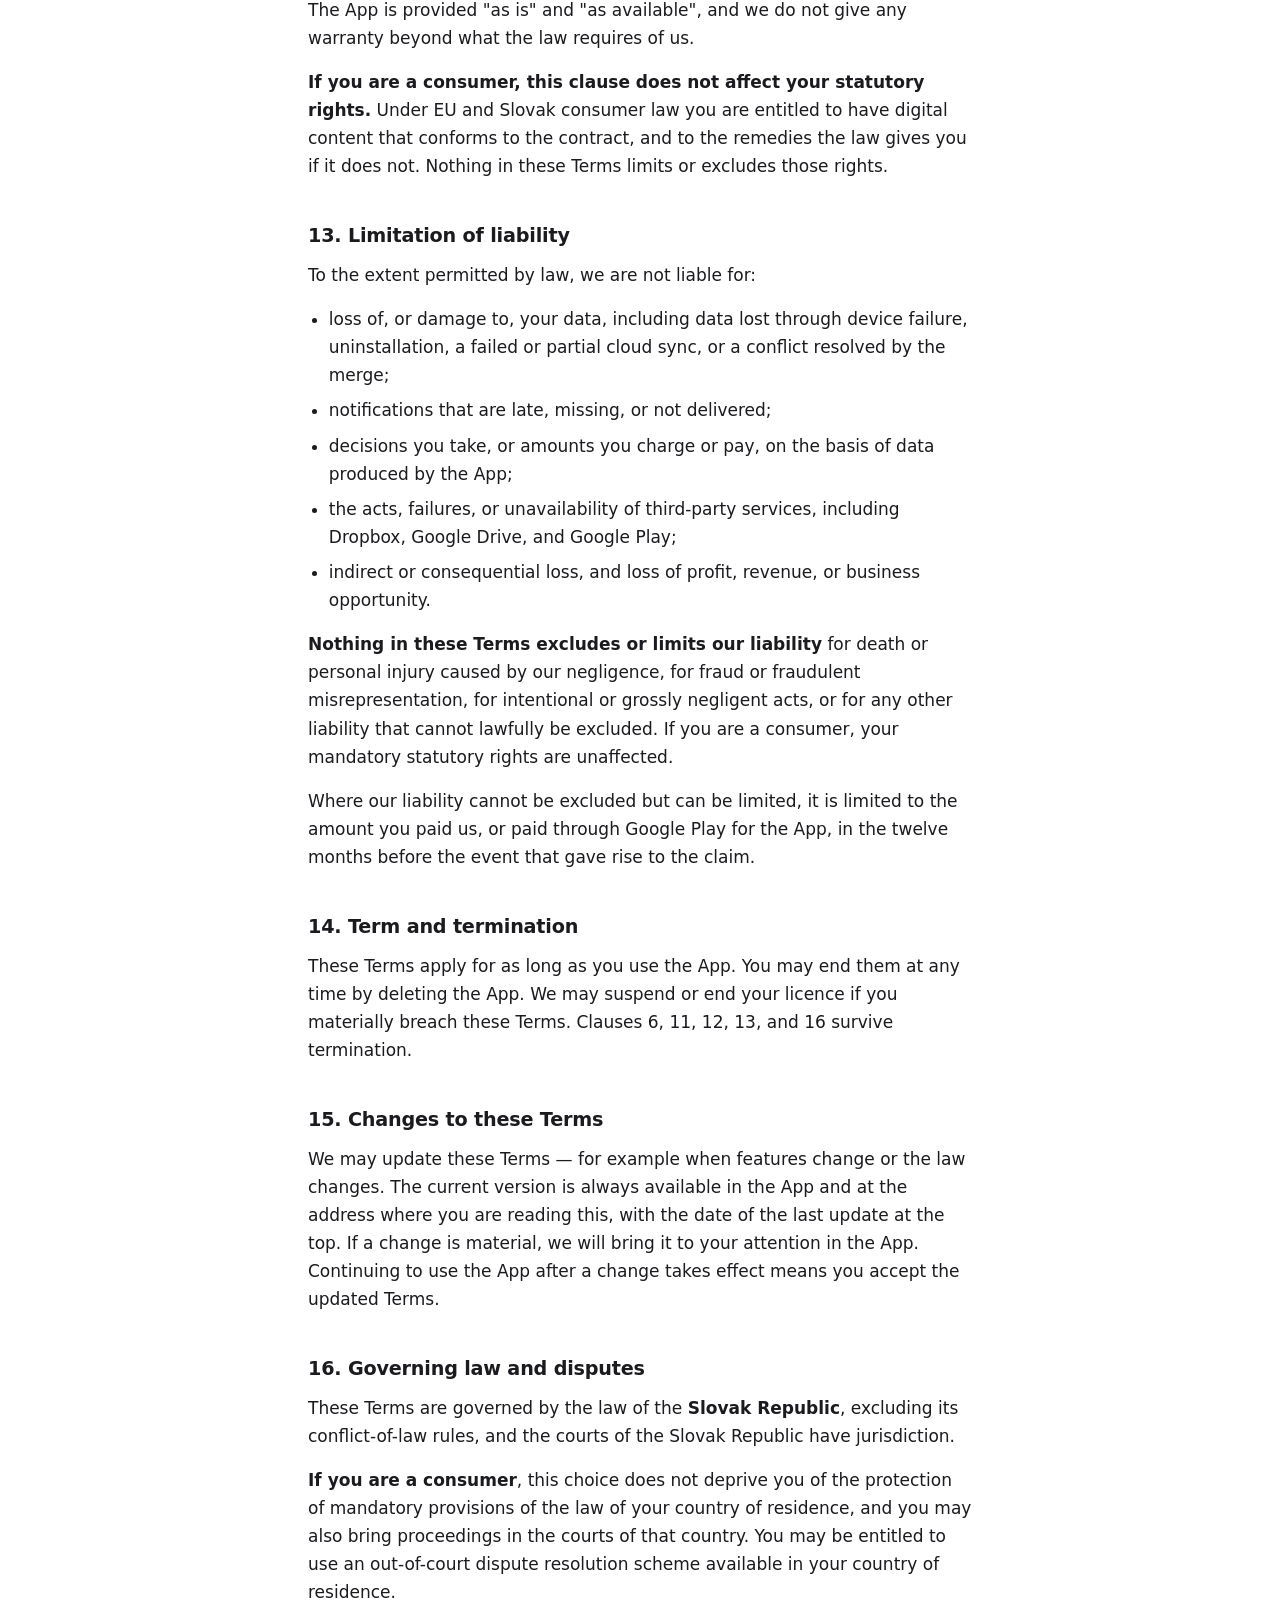
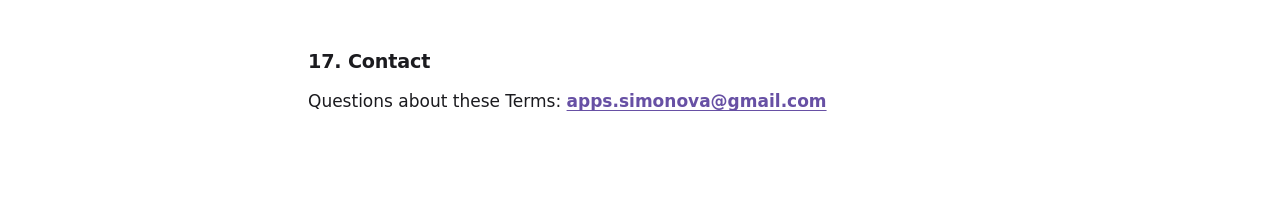
<file: TimeStructor/terms-of-use.html>
<!doctype html>
<html lang="en">
<head>
    <meta charset="utf-8">
    <meta name="viewport" content="width=device-width, initial-scale=1">
    <title>TimeStructor — Terms of Use</title>
    <meta name="description" content="Terms of Use for the TimeStructor Android app: your licence, the Premium subscription, cloud sync, liability, and governing law.">
    <link rel="icon" href="icon.png">
    <link rel="stylesheet" href="style.css">
</head>
<body>
<main>

    <header class="app">
        <img src="icon.png" alt="" width="72" height="72">
        <div>
            <h1>TimeStructor — Terms of Use</h1>
            <p class="tagline">Last updated: 21 October 2026</p>
        </div>
    </header>

    <h2 id="who-we-are">1. Who we are</h2>
    <p>TimeStructor (the "App") is developed and operated by <strong>Anastasiia Simonova</strong>, an independent software developer (SimA), based in the Slovak Republic ("we", "us", "our").</p>
    <p>E-mail: <strong><a href="mailto:apps.simonova@gmail.com">apps.simonova@gmail.com</a></strong></p>
    <p>These Terms of Use (the "Terms") form a binding agreement between you and us, and govern your use of the App on Android.</p>
    <p>Please also read our <a href="privacy-policy">Privacy Policy</a>, which explains how the App handles data.</p>

    <h2 id="acceptance">2. Acceptance of these Terms</h2>
    <p>By downloading, installing, or using the App you agree to these Terms. If you do not agree, do not use the App and remove it from your devices.</p>

    <h2 id="eligibility">3. Eligibility</h2>
    <p>You must be at least 16 years old to use the App. If the law of your country of residence sets a higher age for entering into this kind of agreement, that higher age applies to you.</p>

    <h2 id="licence">4. Licence</h2>
    <p>The App is a computer program created by Anastasiia Simonova, who holds the copyright in it.</p>
    <p>We grant you a personal, non-exclusive, non-transferable licence to download and install the App on Android devices you own or control and to use it there, for your own personal or internal business purposes, in accordance with these Terms and with the Google Play Terms of Service. The licence:</p>
    <ul>
        <li>is worldwide;</li>
        <li>is free of charge — Premium features are licensed for a fee, as described in clause 8;</li>
        <li>is perpetual, unless you end it by deleting the App or we end it under clause 14.</li>
    </ul>
    <p>This clause and clause 8 form a licence agreement within the meaning of the Slovak Copyright Act (Act No. 185/2015 Coll.). We do not sell you the App. All rights not expressly granted here remain with us.</p>

    <h2 id="restrictions">5. Restrictions</h2>
    <p>You may not:</p>
    <ul>
        <li>copy, sell, rent, sublicense, or otherwise distribute the App or any part of it;</li>
        <li>reverse engineer, decompile, or disassemble the App, except to the extent this restriction is prohibited by applicable law;</li>
        <li>remove or alter any proprietary notices in the App;</li>
        <li>use the App to break the law, or in a way that interferes with the App or with the third-party services it connects to;</li>
        <li>circumvent, disable, or interfere with any technical measure that limits access to paid features.</li>
    </ul>

    <h2 id="your-data">6. Your data and your backups</h2>
    <p>All data you create in the App — Activities, Groups, intervals, templates, and settings — is stored locally on your device. We do not operate a server that holds your tracking data, and we have no access to it.</p>
    <p>This has consequences you should be aware of:</p>
    <ul>
        <li><strong>Uninstalling the App, resetting the device, or losing the device deletes your data.</strong> We cannot recover it for you.</li>
        <li><strong>You are responsible for keeping your own backups.</strong> The App lets you export a backup file (JSON) and restore your data from it later. Do this regularly if your data matters to you. Timeline export (CSV and clipboard), available with Premium, produces reports rather than backups: the App cannot restore data from them.</li>
        <li>Export files and backups are produced on a best-effort basis and are provided as they are.</li>
    </ul>

    <h2 id="cloud-sync">7. Cloud sync and other third-party services</h2>
    <p>Cloud sync is optional and off until you connect it yourself. When you do:</p>
    <ul>
        <li>your data is uploaded to <strong>your own account</strong> with the storage provider you choose (currently Dropbox or Google Drive, one at a time), inside a folder that the provider dedicates to this App;</li>
        <li>your use of that provider is governed by <strong>that provider's own terms and privacy policy</strong>, in addition to these Terms;</li>
        <li>we do not control the provider and cannot guarantee that its service or its API remains available, unchanged, or free of faults. If a provider changes or withdraws access, sync may stop working, and we may have to remove support for that provider.</li>
    </ul>
    <p>Cloud sync merges changes made on several devices. Merging is automatic and rule-based. Where changes made on different devices conflict, the merge resolves them, and the result may not be the outcome you expected. Sync is a convenience, <strong>not a backup service</strong> — see clause 6.</p>
    <p>The App is distributed through Google Play, and Google's own terms apply to that distribution.</p>

    <h2 id="premium">8. Premium subscription</h2>
    <p>Some features require a paid subscription ("Premium"). At the date of these Terms these are: Cloud sync, Timeline export, notifications for a paused Activity, notifications when a period limit is exceeded, and the removal of the free version's limit on the number of Activities (archived Activities do not count towards it). The current limit is shown in the App. Without Premium, the limit also applies when you return an Activity from the archive or restore a backup: if a backup has more Activities than the limit allows, you choose which ones stay on the Dashboard, and the others are restored to the archive with their history.</p>
    <p>Premium is a licence to use these additional features. It has the same scope as the licence in clause 4, but it is granted for each billing period you pay for, and for any free trial, and ends when your subscription ends; the free licence in clause 4 then continues. The subscription price is the fee for the Premium licence.</p>
    <p>We may change which features are covered by Premium. If a change materially reduces what your active subscription gives you, we will make the change effective no earlier than the start of your next billing period.</p>
    <p><strong>Purchases go through Google Play, not through us.</strong> Google sells and bills subscriptions on our behalf; the Premium licence itself is granted by us. We do not process your payment and never receive your payment card details.</p>
    <ul>
        <li>Subscription options, prices, billing periods, and any free trial are shown in the App before you purchase.</li>
        <li><strong>Subscriptions renew automatically</strong> at the end of each billing period unless you cancel before that period ends. Google Play advises cancelling at least 24 hours in advance.</li>
        <li><strong>Cancellation and refunds are handled by Google</strong>, in your Google Play account settings, under Google's policy. We cannot cancel a subscription or issue a refund for you.</li>
        <li>If you are a consumer in the EU, your statutory right to withdraw from the purchase applies as operated by Google Play.</li>
    </ul>

    <h2 id="no-reliance">9. Notifications and the accuracy of your data — no reliance</h2>
    <p>The App is a personal time-tracking tool. It is not accounting, payroll, legal, medical, or compliance software.</p>
    <ul>
        <li><strong>Do not rely on notifications as an alarm.</strong> Reminders are scheduled by the operating system, which may delay them, batch them, or suppress them entirely — for example under battery saving, Doze, or focus modes, or after the device restarts. A missed or late notification is a normal outcome, not a defect.</li>
        <li><strong>Verify time data before you rely on it.</strong> Do not use the App's figures as the sole basis for invoicing a client, computing wages, filing taxes, or proving how time was spent, without checking them yourself.</li>
    </ul>

    <h2 id="availability">10. Availability and changes to the App</h2>
    <p>We may add, change, or remove features, and we may stop distributing or supporting the App. We do not promise that the App will be free of faults or available without interruption.</p>

    <h2 id="ip">11. Intellectual property</h2>
    <p>The App, its name, its icon, its design, and its source code are protected by copyright and other laws and belong to us or to our licensors. Your data belongs to you; nothing in these Terms gives us a claim to it.</p>
    <p>The App includes third-party open-source components. They are licensed under their own terms, which you can read in the App under <strong>Settings → About → Third-party licenses</strong>. In case of conflict, those licences govern the components they cover.</p>

    <h2 id="warranties">12. Warranties</h2>
    <p>The App is provided "as is" and "as available", and we do not give any warranty beyond what the law requires of us.</p>
    <p><strong>If you are a consumer, this clause does not affect your statutory rights.</strong> Under EU and Slovak consumer law you are entitled to have digital content that conforms to the contract, and to the remedies the law gives you if it does not. Nothing in these Terms limits or excludes those rights.</p>

    <h2 id="liability">13. Limitation of liability</h2>
    <p>To the extent permitted by law, we are not liable for:</p>
    <ul>
        <li>loss of, or damage to, your data, including data lost through device failure, uninstallation, a failed or partial cloud sync, or a conflict resolved by the merge;</li>
        <li>notifications that are late, missing, or not delivered;</li>
        <li>decisions you take, or amounts you charge or pay, on the basis of data produced by the App;</li>
        <li>the acts, failures, or unavailability of third-party services, including Dropbox, Google Drive, and Google Play;</li>
        <li>indirect or consequential loss, and loss of profit, revenue, or business opportunity.</li>
    </ul>
    <p><strong>Nothing in these Terms excludes or limits our liability</strong> for death or personal injury caused by our negligence, for fraud or fraudulent misrepresentation, for intentional or grossly negligent acts, or for any other liability that cannot lawfully be excluded. If you are a consumer, your mandatory statutory rights are unaffected.</p>
    <p>Where our liability cannot be excluded but can be limited, it is limited to the amount you paid us, or paid through Google Play for the App, in the twelve months before the event that gave rise to the claim.</p>

    <h2 id="termination">14. Term and termination</h2>
    <p>These Terms apply for as long as you use the App. You may end them at any time by deleting the App. We may suspend or end your licence if you materially breach these Terms. Clauses 6, 11, 12, 13, and 16 survive termination.</p>

    <h2 id="changes">15. Changes to these Terms</h2>
    <p>We may update these Terms — for example when features change or the law changes. The current version is always available in the App and at the address where you are reading this, with the date of the last update at the top. If a change is material, we will bring it to your attention in the App. Continuing to use the App after a change takes effect means you accept the updated Terms.</p>

    <h2 id="governing-law">16. Governing law and disputes</h2>
    <p>These Terms are governed by the law of the <strong>Slovak Republic</strong>, excluding its conflict-of-law rules, and the courts of the Slovak Republic have jurisdiction.</p>
    <p><strong>If you are a consumer</strong>, this choice does not deprive you of the protection of mandatory provisions of the law of your country of residence, and you may also bring proceedings in the courts of that country. You may be entitled to use an out-of-court dispute resolution scheme available in your country of residence.</p>

    <h2 id="contact">17. Contact</h2>
    <p>Questions about these Terms: <strong><a href="mailto:apps.simonova@gmail.com">apps.simonova@gmail.com</a></strong></p>

</main>
</body>
</html>
</file>
<file: TimeStructor/style.css>
/* Общие стили страниц сайта TimeStructor: главная (index.html), Terms of Use и Privacy Policy. */

:root {
  color-scheme: light dark;
  --bg: #ffffff;
  --fg: #1b1b1f;
  --muted: #5c5f6b;
  --accent: #6750a4;
  --rule: #e2e2e8;
}

@media (prefers-color-scheme: dark) {
  :root {
    --bg: #131316;
    --fg: #e5e5ea;
    --muted: #a1a3ae;
    --accent: #cfbcff;
    --rule: #2d2d33;
  }
}

* { box-sizing: border-box; }
html { -webkit-text-size-adjust: 100%; }

body {
  margin: 0;
  background: var(--bg);
  color: var(--fg);
  font-family: system-ui, -apple-system, "Segoe UI", Roboto, "Helvetica Neue", Arial, sans-serif;
  font-size: 1.0625rem;
  line-height: 1.65;
}

main {
  max-width: 44rem;
  margin: 0 auto;
  padding: 3rem 1.25rem 5rem;
}

h1 {
  font-size: clamp(1.7rem, 5vw, 2.15rem);
  line-height: 1.2;
  letter-spacing: -0.02em;
  margin: 0 0 0.5rem;
}

.updated {
  color: var(--muted);
  font-size: 0.95rem;
  margin: 0 0 2rem;
  padding-bottom: 2rem;
  border-bottom: 1px solid var(--rule);
}

h2 {
  font-size: 1.2rem;
  line-height: 1.3;
  letter-spacing: -0.01em;
  margin: 2.75rem 0 0.75rem;
  scroll-margin-top: 1.5rem;
}

p { margin: 0 0 1rem; }
ul { margin: 0 0 1rem; padding-left: 1.3rem; }
li { margin: 0.45rem 0; }
strong { font-weight: 600; }

a {
  color: var(--accent);
  text-underline-offset: 0.15em;
  overflow-wrap: anywhere;
}

/* Главная (index.html; живёт только в репо сайта): шапка с иконкой и строка ссылок внизу. */

.app {
  display: flex;
  align-items: center;
  gap: 1rem;
  margin: 0 0 2rem;
  padding-bottom: 2rem;
  border-bottom: 1px solid var(--rule);
}

.app img {
  flex: none;
  width: 4.5rem;
  height: 4.5rem;
  border-radius: 22%;
}

.app h1 { margin: 0; }

.tagline {
  color: var(--muted);
  margin: 0.25rem 0 0;
}

.links {
  color: var(--muted);
  margin: 3rem 0 0;
  padding-top: 1.5rem;
  border-top: 1px solid var(--rule);
}

@media print {
  :root { --bg: #fff; --fg: #000; --muted: #444; --accent: #000; --rule: #bbb; }
  main { max-width: none; padding: 0; }
  h2 { margin-top: 1.6rem; page-break-after: avoid; }
  a { text-decoration: none; }
}
</file>
